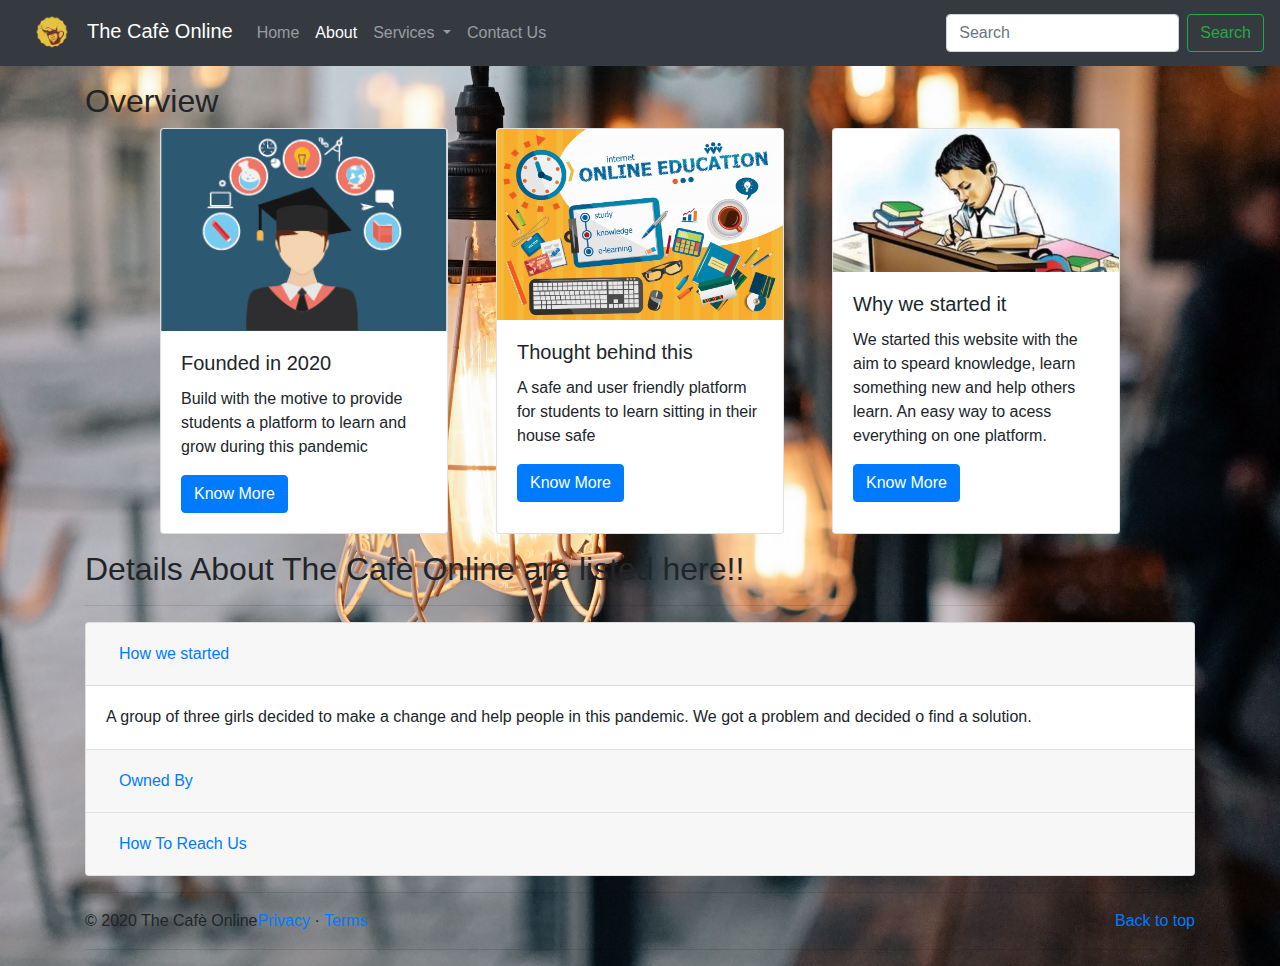
<file: about.html>
<!DOCTYPE html>
<html lang="en">
  <head>
    <!-- Required meta tags -->
    <meta charset="utf-8" />
    <meta
      name="viewport"
      content="width=device-width, initial-scale=1, shrink-to-fit=no"
    />

    <!-- Bootstrap CSS -->
    <link rel="stylesheet" href="https://stackpath.bootstrapcdn.com/bootstrap/4.3.1/css/bootstrap.min.css"
    integrity="sha384-ggOyR0iXCbMQv3Xipma34MD+dH/1fQ784/j6cY/iJTQUOhcWr7x9JvoRxT2MZw1T" crossorigin="anonymous">

    <title>About The Cafè Online</title>

    <style>
      body{
        background: url("images/about.jpg") no-repeat fixed center center / cover transparent;
      }
    </style>

  </head>
  <body>
    <!-- our code starts here -->
    <nav class="navbar navbar-expand-lg navbar-dark bg-dark">
      <a class="navbar-brand" href="./index.html"><img src="images/logo.png" height="40" width="71">The Cafè Online</a>
      <button
        class="navbar-toggler"
        type="button"
        data-toggle="collapse"
        data-target="#navbarSupportedContent"
        aria-controls="navbarSupportedContent"
        aria-expanded="false"
        aria-label="Toggle navigation"
      >
        <span class="navbar-toggler-icon"></span>
      </button>

      <div class="collapse navbar-collapse" id="navbarSupportedContent">
        <ul class="navbar-nav mr-auto">
          <li class="nav-item ">
            <a class="nav-link" href="./index.html"
              >Home <span class="sr-only">(current)</span></a
            >
          </li>
          <li class="nav-item ">
            <a class="nav-link active" href="./about.html">About</a>
          </li>
          <li class="nav-item dropdown">
            <a
              class="nav-link dropdown-toggle"
              href="#"
              id="navbarDropdown"
              role="button"
              data-toggle="dropdown"
              aria-haspopup="true"
              aria-expanded="false"
            >
              Services
            </a>
            <div class="dropdown-menu" aria-labelledby="navbarDropdown">
              <a class="dropdown-item" href="./login.html">Login</a>
              <a class="dropdown-item" href="./teac_stu_portal.html">Student-Teacher Portal</a>
              <a class="dropdown-item" href="./funandlearning.html">Fun And Learning</a>
              <a class="dropdown-item" href="./discussion.html">Discussion Forum</a>
              <a class="dropdown-item" href="./regional.html">Regional Data</a>
            </div>
          </li>
          <li class="nav-item">
            <a class="nav-link" href="./contact.html">Contact Us</a>
          </li>
        </ul>
        <form class="form-inline my-2 my-lg-0">
          <input
            class="form-control mr-sm-2"
            type="search"
            placeholder="Search"
            aria-label="Search"
          />
          <button class="btn btn-outline-success my-2 my-sm-0" type="submit">
            Search
          </button>
        </form> 
      </div>
    </nav>
    
    <div class="container my-3">
      <h2>Overview</h2>
      <div class="row justify-content-center">
      <div class="card mx-4" style="width: 18rem;">
          <img src="images/intropage.jpg" class="card-img-top" alt="...">
          <div class="card-body">
              <h5 class="card-title">Founded in 2020</h5>
              <p class="card-text">Build with the motive to provide students a platform to learn and grow during this pandemic</p>
              <a href="./comingsoon.html" class="btn btn-primary">Know More</a>

          </div>
        </div>
        <div class="card mx-4" style="width: 18rem;">
          <img src="images/onlineeducation.jpg" class="card-img-top" alt="...">
          <div class="card-body">
              <h5 class="card-title">Thought behind this</h5>
              <p class="card-text">A safe and user friendly platform for students to learn sitting in their house safe</p>
              <a href=",/comingsoon.html" class="btn btn-primary">Know More</a>
          </div>
        </div>
        <div class="card mx-4" style="width: 18rem;">
          <img src="images/student.jpg" class="card-img-top" alt="...">
          <div class="card-body">
              <h5 class="card-title">Why we started it</h5>
              <p class="card-text">We started this website with the aim to speard knowledge, learn something new and help others learn. An easy way to acess everything on one platform.</p>
          <a href="./comingsoon.html" class="btn btn-primary">Know More</a>          
      </div>
          </div>
        </div>
  </div>

    <div class="container my-3">
        <h2>Details About The  Cafè Online are listed here!!</h2>
        <hr>
        <div class="accordion" id="accordionExample">
            <div class="card">
              <div class="card-header" id="headingOne">
                <h2 class="mb-0">
                  <button class="btn btn-link btn-block text-left" type="button" data-toggle="collapse" data-target="#collapseOne" aria-expanded="true" aria-controls="collapseOne">
                    How we started
                  </button>
                </h2>
              </div>
          
              <div id="collapseOne" class="collapse show" aria-labelledby="headingOne" data-parent="#accordionExample">
                <div class="card-body">
                    A group of three girls decided to make a change and help people in this pandemic. We got a problem and decided o find a solution.  
                </div>
              </div>
            </div>
            <div class="card">
              <div class="card-header" id="headingTwo">
                <h2 class="mb-0">
                  <button class="btn btn-link btn-block text-left collapsed" type="button" data-toggle="collapse" data-target="#collapseTwo" aria-expanded="false" aria-controls="collapseTwo">
                    Owned By
                  </button>
                </h2>
              </div>
              <div id="collapseTwo" class="collapse" aria-labelledby="headingTwo" data-parent="#accordionExample">
                <div class="card-body">
                    This website is owned by:<br>
                    The Amigos<br>
                    Anshita Gupta - Rounak Soni - Falguni Raina
                </div>
              </div>
            </div>
            <div class="card">
              <div class="card-header" id="headingThree">
                <h2 class="mb-0">
                  <button class="btn btn-link btn-block text-left collapsed" type="button" data-toggle="collapse" data-target="#collapseThree" aria-expanded="false" aria-controls="collapseThree">
                    How To Reach Us
                  </button>
                </h2>
              </div>
              <div id="collapseThree" class="collapse" aria-labelledby="headingThree" data-parent="#accordionExample">
                <div class="card-body">
                    Mail:<br>
                    work.anshita@gmail.com<br>
                    soni.rounak0713@gmail.com<br>
                    rainadiv01@gmail.com
                </div>
              </div>
            </div>
          </div>
    </div>
    
   
    

<footer class="container">
    <hr>
        <p class="float-right"><a href="#">Back to top</a></p>
        <p>© 2020 The Cafè Online<a href="#">Privacy</a> · <a href="#">Terms</a></p>
        <hr>
</footer>


    <!-- Optional JavaScript -->
    <!-- jQuery first, then Popper.js, then Bootstrap JS -->
    <script
      src="https://code.jquery.com/jquery-3.5.1.slim.min.js"
      integrity="sha384-DfXdz2htPH0lsSSs5nCTpuj/zy4C+OGpamoFVy38MVBnE+IbbVYUew+OrCXaRkfj"
      crossorigin="anonymous"
    ></script>
    <script
      src="https://cdn.jsdelivr.net/npm/popper.js@1.16.1/dist/umd/popper.min.js"
      integrity="sha384-9/reFTGAW83EW2RDu2S0VKaIzap3H66lZH81PoYlFhbGU+6BZp6G7niu735Sk7lN"
      crossorigin="anonymous"
    ></script>
    <script
      src="https://stackpath.bootstrapcdn.com/bootstrap/4.5.2/js/bootstrap.min.js"
      integrity="sha384-B4gt1jrGC7Jh4AgTPSdUtOBvfO8shuf57BaghqFfPlYxofvL8/KUEfYiJOMMV+rV"
      crossorigin="anonymous"
    ></script>
  </body>
</html>
</file>
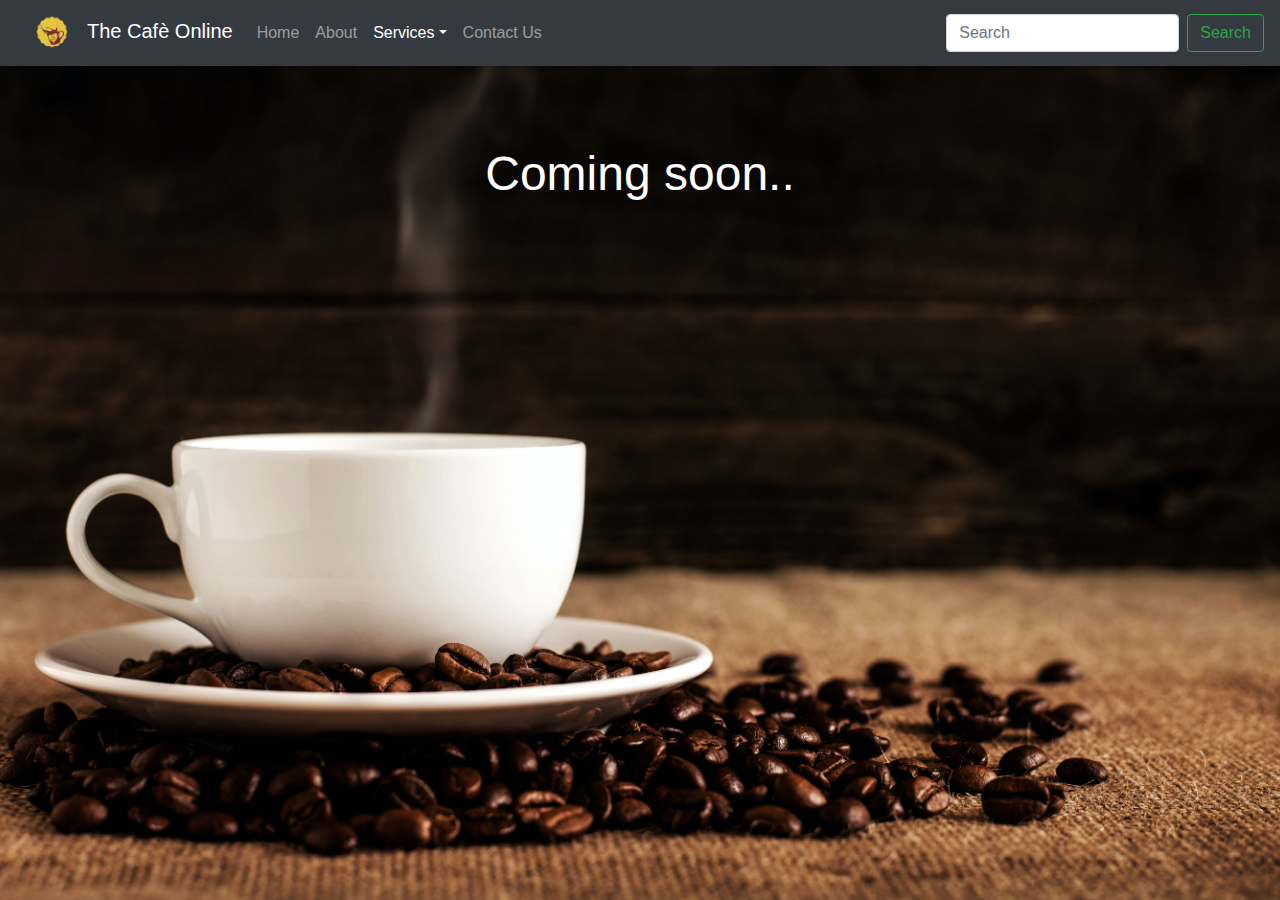
<file: comingsoon.html>
<!DOCTYPE html>
<html lang="en">
  <head>
    <!-- Required meta tags -->
    <meta charset="utf-8" />
    <meta
      name="viewport"
      content="width=device-width, initial-scale=1, shrink-to-fit=no"
    />

    <!-- Bootstrap CSS -->
    <link
      rel="stylesheet"
      href="https://stackpath.bootstrapcdn.com/bootstrap/4.5.2/css/bootstrap.min.css"
      integrity="sha384-JcKb8q3iqJ61gNV9KGb8thSsNjpSL0n8PARn9HuZOnIxN0hoP+VmmDGMN5t9UJ0Z"
      crossorigin="anonymous"
    />

    <title>The Cafè Online</title>

    <style>
      body{
        background: url("images/second.jpg") no-repeat fixed center center / cover transparent;
      }
      .text{
        font-size: 300%;
        color: white;
      }
    </style>
    
  </head>
  <body>
    <!-- our code starts here -->
    <nav class="navbar navbar-expand-lg navbar-dark bg-dark">
      <a class="navbar-brand" href="./index.html"><img src="images/logo.png" height="40" width="71">The Cafè Online</a>
      <button
        class="navbar-toggler"
        type="button"
        data-toggle="collapse"
        data-target="#navbarSupportedContent"
        aria-controls="navbarSupportedContent"
        aria-expanded="false"
        aria-label="Toggle navigation"
      >
        <span class="navbar-toggler-icon"></span>
      </button>

      <div class="collapse navbar-collapse" id="navbarSupportedContent">
        <ul class="navbar-nav mr-auto">
          <li class="nav-item ">
            <a class="nav-link" href="./index.html"
              >Home</span></a>
          </li>
          <li class="nav-item">
            <a class="nav-link" href="./about.html">About</a>
          </li>
          <li class="nav-item dropdown active">
            <a
              class="nav-link dropdown-toggle "
              href="#"
              id="navbarDropdown"
              role="button"
              data-toggle="dropdown"
              aria-haspopup="true"
              aria-expanded="false"
            >
              Services<span class="sr-only">(current)
            </a>
            <div class="dropdown-menu" aria-labelledby="navbarDropdown">
              <a class="dropdown-item" href="./login.html">Login</a>
              <a class="dropdown-item" href="./teac_stu_portal.html">Student-Teacher Portal</a>
              <a class="dropdown-item" href="./funandlearning.html">Fun And Learning</a>
              <a class="dropdown-item" href="./discussion.html">Discussion Forum</a>
              <a class="dropdown-item" href="./regional.html">Regional Data</a>
            </div>
          </li>
          <li class="nav-item">
            <a class="nav-link" href="./contact.html">Contact Us</a>
          </li>
        </ul>
        <form class="form-inline my-2 my-lg-0">
          <input
            class="form-control mr-sm-2"
            type="search"
            placeholder="Search"
            aria-label="Search"
          />
          <button class="btn btn-outline-success my-2 my-sm-0" type="submit">
            Search
          </button>
        </form>
      </div>
    </nav>

    <div class="text">
      <center>
        <p><br>Coming soon..</p>
      </center>
    </div>

    <!-- Optional JavaScript -->
    <!-- jQuery first, then Popper.js, then Bootstrap JS -->
    <script
      src="https://code.jquery.com/jquery-3.5.1.slim.min.js"
      integrity="sha384-DfXdz2htPH0lsSSs5nCTpuj/zy4C+OGpamoFVy38MVBnE+IbbVYUew+OrCXaRkfj"
      crossorigin="anonymous"
    ></script>
    <script
      src="https://cdn.jsdelivr.net/npm/popper.js@1.16.1/dist/umd/popper.min.js"
      integrity="sha384-9/reFTGAW83EW2RDu2S0VKaIzap3H66lZH81PoYlFhbGU+6BZp6G7niu735Sk7lN"
      crossorigin="anonymous"
    ></script>
    <script
      src="https://stackpath.bootstrapcdn.com/bootstrap/4.5.2/js/bootstrap.min.js"
      integrity="sha384-B4gt1jrGC7Jh4AgTPSdUtOBvfO8shuf57BaghqFfPlYxofvL8/KUEfYiJOMMV+rV"
      crossorigin="anonymous"
    ></script>
  </body>
</html>
</file>
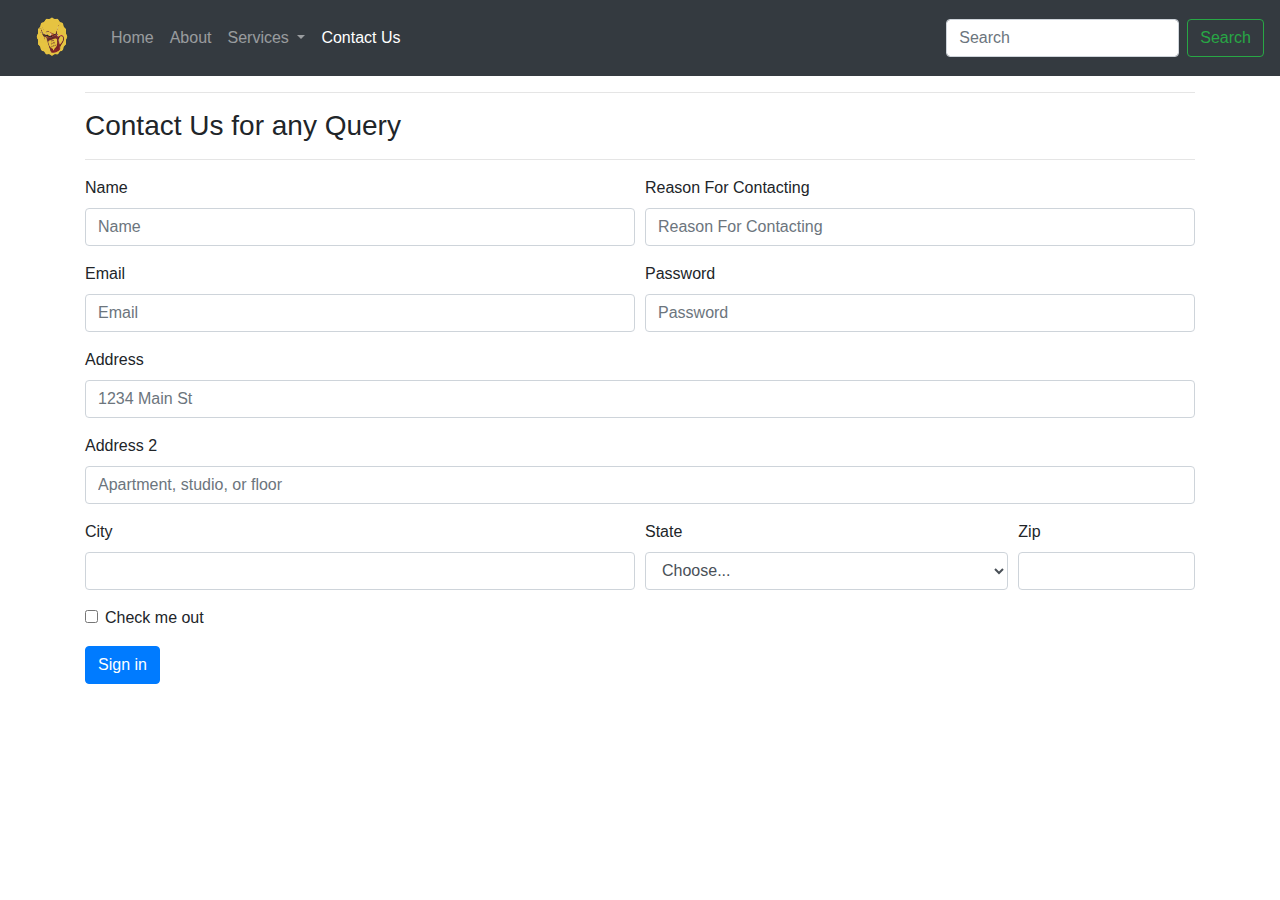
<file: contact.html>
<!DOCTYPE html>
<html lang="en">
  <head>
    <!-- Required meta tags -->
    <meta charset="utf-8" />
    <meta
      name="viewport"
      content="width=device-width, initial-scale=1, shrink-to-fit=no"
    />

    <!-- Bootstrap CSS -->
    <link
      rel="stylesheet"
      href="https://stackpath.bootstrapcdn.com/bootstrap/4.5.2/css/bootstrap.min.css"
      integrity="sha384-JcKb8q3iqJ61gNV9KGb8thSsNjpSL0n8PARn9HuZOnIxN0hoP+VmmDGMN5t9UJ0Z"
      crossorigin="anonymous"
    />

    <title>Contact The Cafè Online</title>
  </head>
  <body>
    <!-- our code starts here -->
    <nav class="navbar navbar-expand-lg navbar-dark bg-dark">
      <a class="navbar-brand" href="./index.html"><img src="images/logo.png" height="50" width="71"></a>
      <button
        class="navbar-toggler"
        type="button"
        data-toggle="collapse"
        data-target="#navbarSupportedContent"
        aria-controls="navbarSupportedContent"
        aria-expanded="false"
        aria-label="Toggle navigation"
      >
        <span class="navbar-toggler-icon"></span>
      </button>

      <div class="collapse navbar-collapse" id="navbarSupportedContent">
        <ul class="navbar-nav mr-auto">
          <li class="nav-item ">
            <a class="nav-link" href="./index.html"
              >Home</a>
          </li>
          <li class="nav-item">
            <a class="nav-link" href="./about.html">About</a>
          </li>
          <li class="nav-item dropdown">
            <a
              class="nav-link dropdown-toggle"
              href="#"
              id="navbarDropdown"
              role="button"
              data-toggle="dropdown"
              aria-haspopup="true"
              aria-expanded="false"
            >
              Services
            </a>
            <div class="dropdown-menu" aria-labelledby="navbarDropdown">
              <a class="dropdown-item" href="./login.html">Login</a>
              <a class="dropdown-item" href="./teac_stu_portal.html">Student-Teacher Portal</a>
              <a class="dropdown-item" href="./funandlearning.html">Fun And Learning</a>
              <a class="dropdown-item" href="./discussion.html">Discussion Forum</a>
              <a class="dropdown-item" href="./regional.html">Regional Data</a>
            </div>
          </li>
          <li class="nav-item active">
            <a class="nav-link" href="./contact.html">Contact Us<span class="sr-only">(current)</span></a>
          </li>
        </ul>
        <form class="form-inline my-2 my-lg-0">
          <input
            class="form-control mr-sm-2"
            type="search"
            placeholder="Search"
            aria-label="Search"
          />
          <button class="btn btn-outline-success my-2 my-sm-0" type="submit">
            Search
          </button>
        </form>
      </div>
    </nav>



    <div class="container mt-3">
      <hr>
  <h3>Contact Us for any Query</h3>
  <hr>
      <form>

              <div class="form-row">
                      <div class="form-group col-md-6">
                        <label for="inputEmail4">Name</label>
                        <input type="text" class="form-control" id="name" placeholder="Name">
                      </div>
                      <div class="form-group col-md-6">
                        <label for="inputPassword4">Reason For Contacting</label>
                        <input type="text" class="form-control" id="reason" placeholder="Reason For Contacting">
                      </div>
                    </div>

              <div class="form-row">
                <div class="form-group col-md-6">
                  <label for="inputEmail4">Email</label>
                  <input type="email" class="form-control" id="inputEmail4" placeholder="Email">
                </div>
                <div class="form-group col-md-6">
                  <label for="inputPassword4">Password</label>
                  <input type="password" class="form-control" id="inputPassword4" placeholder="Password">
                </div>
              </div>
              <div class="form-group">
                <label for="inputAddress">Address</label>
                <input type="text" class="form-control" id="inputAddress" placeholder="1234 Main St">
              </div>
              <div class="form-group">
                <label for="inputAddress2">Address 2</label>
                <input type="text" class="form-control" id="inputAddress2" placeholder="Apartment, studio, or floor">
              </div>
              <div class="form-row">
                <div class="form-group col-md-6">
                  <label for="inputCity">City</label>
                  <input type="text" class="form-control" id="inputCity">
                </div>
                <div class="form-group col-md-4">
                  <label for="inputState">State</label>
                  <select id="inputState" class="form-control">
                    <option selected>Choose...</option>
                    <option>...</option>
                  </select>
                </div>
                <div class="form-group col-md-2">
                  <label for="inputZip">Zip</label>
                  <input type="text" class="form-control" id="inputZip">
                </div>
              </div>
              <div class="form-group">
                <div class="form-check">
                  <input class="form-check-input" type="checkbox" id="gridCheck">
                  <label class="form-check-label" for="gridCheck">
                    Check me out
                  </label>
                </div>
              </div>
              <button type="submit" class="btn btn-primary">Sign in</button>
            </form>
</div>

    <!-- Optional JavaScript -->
    <!-- jQuery first, then Popper.js, then Bootstrap JS -->
    <script
      src="https://code.jquery.com/jquery-3.5.1.slim.min.js"
      integrity="sha384-DfXdz2htPH0lsSSs5nCTpuj/zy4C+OGpamoFVy38MVBnE+IbbVYUew+OrCXaRkfj"
      crossorigin="anonymous"
    ></script>
    <script
      src="https://cdn.jsdelivr.net/npm/popper.js@1.16.1/dist/umd/popper.min.js"
      integrity="sha384-9/reFTGAW83EW2RDu2S0VKaIzap3H66lZH81PoYlFhbGU+6BZp6G7niu735Sk7lN"
      crossorigin="anonymous"
    ></script>
    <script
      src="https://stackpath.bootstrapcdn.com/bootstrap/4.5.2/js/bootstrap.min.js"
      integrity="sha384-B4gt1jrGC7Jh4AgTPSdUtOBvfO8shuf57BaghqFfPlYxofvL8/KUEfYiJOMMV+rV"
      crossorigin="anonymous"
    ></script>
  </body>
</html>
</file>
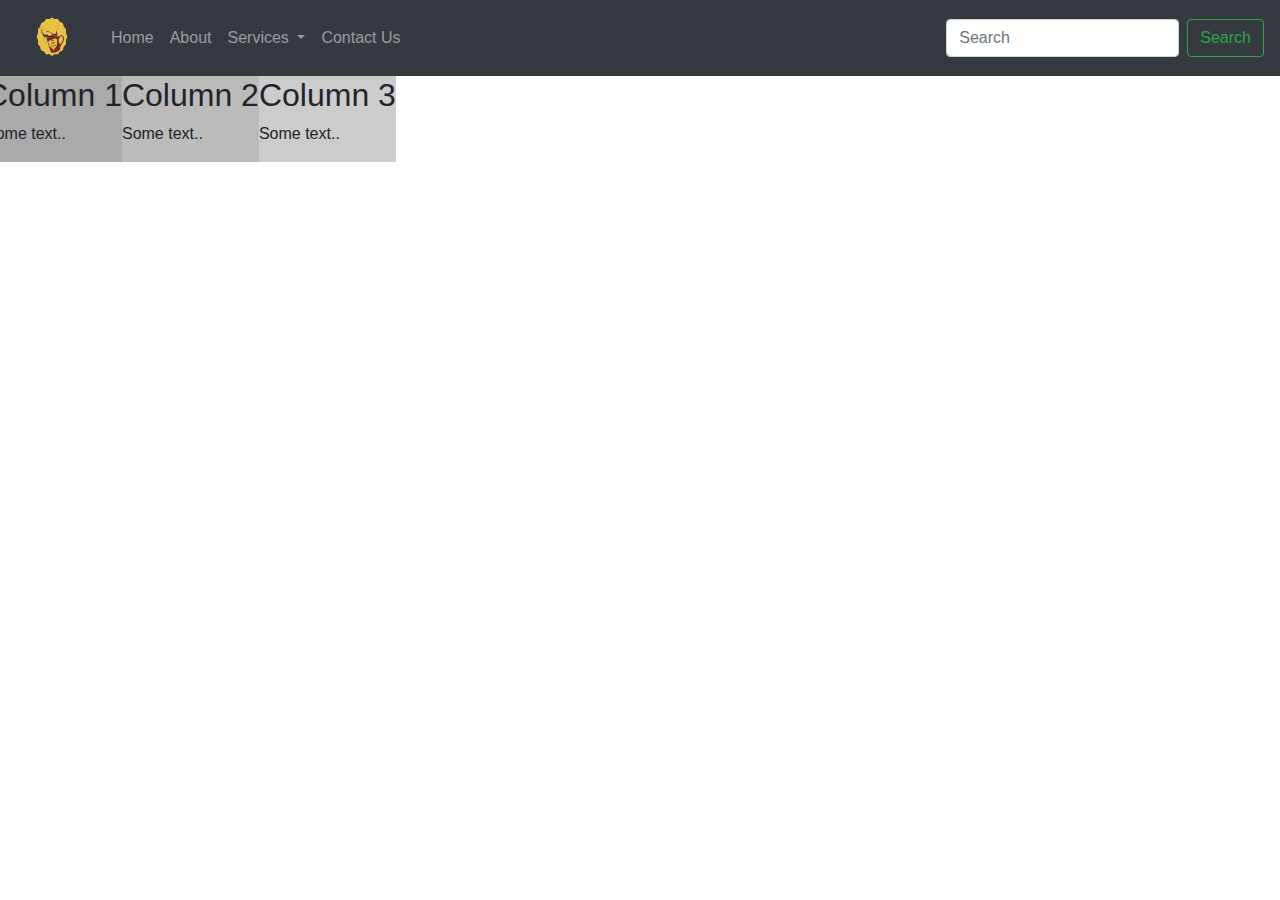
<file: discussion.html>
<!DOCTYPE html>
<html lang="en">
  <head>
    <!-- Required meta tags -->
    <meta charset="utf-8" />
    <meta
      name="viewport"
      content="width=device-width, initial-scale=1, shrink-to-fit=no"
    />

    <!-- Bootstrap CSS -->
    <link
      rel="stylesheet"
      href="https://stackpath.bootstrapcdn.com/bootstrap/4.5.2/css/bootstrap.min.css"
      integrity="sha384-JcKb8q3iqJ61gNV9KGb8thSsNjpSL0n8PARn9HuZOnIxN0hoP+VmmDGMN5t9UJ0Z"
      crossorigin="anonymous"
    />

    <title>Welcome to The Cafè Online</title>
    <style type="text/css">
      section{
        width: 30%;
        height: 100%;
        display: inline-block;
        margin-right: 3%;
      }
    </style>
  </head>
  <body>
    <!-- our code starts here -->
    <nav class="navbar navbar-expand-lg navbar-dark bg-dark">
      <a class="navbar-brand" href="./index.html"><img src="images/logo.png" height="50" width="71"></a>
      <button
        class="navbar-toggler"
        type="button"
        data-toggle="collapse"
        data-target="#navbarSupportedContent"
        aria-controls="navbarSupportedContent"
        aria-expanded="false"
        aria-label="Toggle navigation"
      >
        <span class="navbar-toggler-icon"></span>
      </button>

      <div class="collapse navbar-collapse" id="navbarSupportedContent">
        <ul class="navbar-nav mr-auto">
          <li class="nav-item">
            <a class="nav-link" href="./index.html"
              >Home <span class="sr-only">(current)</span></a
            >
          </li>
          <li class="nav-item">
            <a class="nav-link" href="./about.html">About</a>
          </li>
          <li class="nav-item dropdown">
            <a
              class="nav-link dropdown-toggle"
              href="#"
              id="navbarDropdown"
              role="button"
              data-toggle="dropdown"
              aria-haspopup="true"
              aria-expanded="false"
            >
              Services
            </a>
            <div class="dropdown-menu" aria-labelledby="navbarDropdown">
              <a class="dropdown-item" href="./login.html">Login</a>
              <a class="dropdown-item" href="./teac_stu_portal.html">Student-Teacher Portal</a>
              <a class="dropdown-item" href="./funandlearning.html">Fun And Learning</a>
              <a class="dropdown-item" href="./discussion.html">Discussion Forum</a>
              <a class="dropdown-item" href="./regional.html">Regional Data</a>
            </div>
          </li>
          <li class="nav-item">
            <a class="nav-link" href="./contact.html">Contact Us</a>
          </li>
        </ul>
        <form class="form-inline my-2 my-lg-0">
          <input
            class="form-control mr-sm-2"
            type="search"
            placeholder="Search"
            aria-label="Search"
          />
          <button class="btn btn-outline-success my-2 my-sm-0" type="submit">
            Search
          </button>
        </form>
      </div>
    </nav>

    <section>
      <div class="row">
        <div class="column" style="background-color:#aaa;">
          <h2>Column 1</h2>
          <p>Some text..</p>
        </div>
        <div class="column" style="background-color:#bbb;">
          <h2>Column 2</h2>
          <p>Some text..</p>
        </div>
        <div class="column" style="background-color:#ccc;">
          <h2>Column 3</h2>
          <p>Some text..</p>
        </div>
      </div>
    </section>

    <!-- Optional JavaScript -->
    <!-- jQuery first, then Popper.js, then Bootstrap JS -->
    <script
      src="https://code.jquery.com/jquery-3.5.1.slim.min.js"
      integrity="sha384-DfXdz2htPH0lsSSs5nCTpuj/zy4C+OGpamoFVy38MVBnE+IbbVYUew+OrCXaRkfj"
      crossorigin="anonymous"
    ></script>
    <script
      src="https://cdn.jsdelivr.net/npm/popper.js@1.16.1/dist/umd/popper.min.js"
      integrity="sha384-9/reFTGAW83EW2RDu2S0VKaIzap3H66lZH81PoYlFhbGU+6BZp6G7niu735Sk7lN"
      crossorigin="anonymous"
    ></script>
    <script
      src="https://stackpath.bootstrapcdn.com/bootstrap/4.5.2/js/bootstrap.min.js"
      integrity="sha384-B4gt1jrGC7Jh4AgTPSdUtOBvfO8shuf57BaghqFfPlYxofvL8/KUEfYiJOMMV+rV"
      crossorigin="anonymous"
    ></script>
  </body>
</html>
</file>
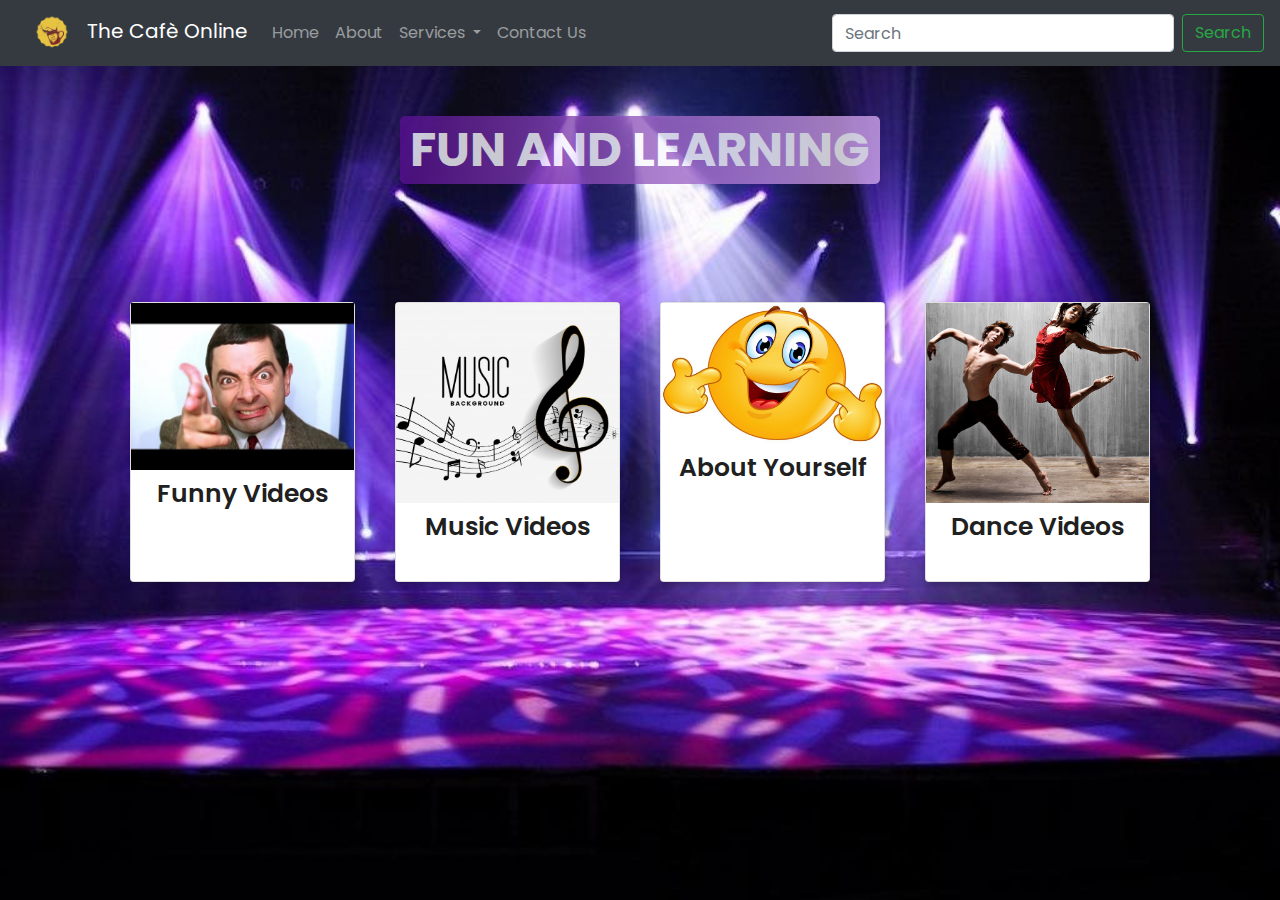
<file: funandlearning.html>
<!DOCTYPE html>
<html lang="en">
  <head>
    <!-- Required meta tags -->
    <meta charset="utf-8" />
    <meta
      name="viewport"
      content="width=device-width, initial-scale=1, shrink-to-fit=no"
    />

    <!-- Bootstrap CSS -->
    <link
      rel="stylesheet"
      href="https://stackpath.bootstrapcdn.com/bootstrap/4.5.2/css/bootstrap.min.css"
      integrity="sha384-JcKb8q3iqJ61gNV9KGb8thSsNjpSL0n8PARn9HuZOnIxN0hoP+VmmDGMN5t9UJ0Z"
      crossorigin="anonymous"
    />

    <title>Fun And Learning</title>

    <style>
      @import url("https://fonts.googleapis.com/css?family=Poppins:400,500,600,700&display=swap");

      * {
        margin: 0;
        padding: 0;
        box-sizing: border-box;
        font-family: "Poppins", sans-serif;
      }


      html,
      body {
        height: 100%;
        text-align: center;
      }

      body{
        background: url("images/stage.jpg") no-repeat fixed center center / cover transparent;
      }

      header {
        text-align: center;
        padding: 50px 10px 30px 10px;
      }

      h1 {
        color: #f8f8ff;
        background: linear-gradient(to right, #570f8f, #d0a6ed);
        padding: 5px 10px;
        border-radius: 5px;
        opacity: .8;
        display: inline-block;
        text-transform: uppercase;
        text-align: center;
        font-size: 300%;
      }

      .container {
        padding: 80px 40px;
        display: flex;
        align-items: center;
        justify-content: space-between;
      }

      .card {
        height: 280px;
        width: 25%;
        margin: 0 20px;
        background: white;
        transition: 0.4s;
        box-shadow: 2px 2px 5px rgba(0, 0, 0, 0.2);
      }
      .card:hover {
        height: 470px;
        box-shadow: 5px 5px 10px rgba(0, 0, 0, 0.2);
      }
      .card .img {
        height: 200px;
        width: 100%;
      }
      .card .img img {
        height: 100%;
        width: 100%;
        object-fit: cover;
      }
      .card .top-text {
        padding: 5px;
      }
      .card .top-text .name {
        font-size: 25px;
        font-weight: 600;
        color: #202020;
      }
      .card .bottom-text {
        padding: 0px 20px 10px 20px;
        margin-top: 5px;
        background: white;
        opacity: 0;
        visibility: hidden;
        transition: 0.1s;
      }
      .card:hover .bottom-text {
        opacity: 1;
        visibility: visible;
      }
      .card .bottom-text .text {
        text-align: justify;
      }
      .card .bottom-text .btn {
        margin: 10px 0;
        text-align: left;
      }
      .card .bottom-text .btn a {
        text-decoration: none;
        background: #B200FE;
        color: #f2f2f2;
        padding: 5px 8px;
        border-radius: 3px;
        display: inline-flex;
        transition: 0.2s;
      }
      .card .bottom-text .btn a:hover {
        transform: scale(0.9);
      }
      @media screen and (max-width: 978px) {
        .container {
          flex-wrap: wrap;
          flex-direction: column;
        }
        .card {
          max-width: 700px;
          margin: 20px 0;
        }
      }
    </style>
  </head>

  <body>
    <!-- our code starts here -->
    <nav class="navbar navbar-expand-lg navbar-dark bg-dark">
      <a class="navbar-brand" href="./index.html"><img src="images/logo.png" height="40" width="71">The Cafè Online</a>
      <button
        class="navbar-toggler"
        type="button"
        data-toggle="collapse"
        data-target="#navbarSupportedContent"
        aria-controls="navbarSupportedContent"
        aria-expanded="false"
        aria-label="Toggle navigation"
      >
        <span class="navbar-toggler-icon"></span>
      </button>

      <div class="collapse navbar-collapse" id="navbarSupportedContent">
        <ul class="navbar-nav mr-auto">
          <li class="nav-item">
            <a class="nav-link" href="./index.html"
              >Home<span class="sr-only">(current)</span></a
            >
          </li>
          <li class="nav-item">
            <a class="nav-link" href="./about.html">About</a>
          </li>
          <li class="nav-item dropdown">
            <a
              class="nav-link dropdown-toggle"
              href="#"
              id="navbarDropdown"
              role="button"
              data-toggle="dropdown"
              aria-haspopup="true"
              aria-expanded="false"
            >
              Services
            </a>
            <div class="dropdown-menu" aria-labelledby="navbarDropdown">
              <a class="dropdown-item" href="./login.html">Login</a>
              <a class="dropdown-item" href="./teac_stu_portal.html"
                >Student-Teacher Portal</a
              >
              <a class="dropdown-item" href="./funandlearning.html"
                >Fun And Learning</a
              >
              <a class="dropdown-item" href="./discussion.html"
                >Discussion Forum</a
              >
              <a class="dropdown-item" href="./regional.html">Regional Data</a>
            </div>
          </li>
          <li class="nav-item">
            <a class="nav-link" href="./contact.html">Contact Us</a>
          </li>
        </ul>
        <form class="form-inline my-2 my-lg-0">
          <input
            class="form-control mr-sm-2"
            type="search"
            placeholder="Search"
            aria-label="Search"
          />
          <button class="btn btn-outline-success my-2 my-sm-0" type="submit">
            Search
          </button>
        </form>
      </div>
    </nav>

    <header>
      <h1><b>Fun And Learning</b></h1>
    </header>

    <div class="container">
      <div class="card">
        <div class="img">
          <img src="images/funnyimage.jpg" />
        </div>
        <div class="top-text">
          <div class="name">Funny Videos</div>
        </div>
        <div class="bottom-text">
          <div class="text">
            Feeling stressed? Then relieve some stress by watching some funny videos and don't forget to like them. None of them are that funny? Then upload yours and see how many people likes that.
          </div>
          <div class="btn">
            <a href="./comingsoon.html">Read more</a>
          </div>
        </div>
      </div>
      <div class="card">
        <div class="img">
          <img src="images/music.jpg" />
        </div>
        <div class="top-text">
          <div class="name">Music Videos</div>
        </div>
        <div class="bottom-text">
          <div class="text">
            Want to hear some music?<br>
            Here are some beautiful voices for you to hear and to like.<br>
            None of them are that good? Then upload yours and see how many people likes it.
          </div>
          <div class="btn">
            <a href="./comingsoon.html">Read more</a>
          </div>
        </div>
      </div>
      <div class="card">
        <div class="img">
          <img src="images/emoji.jpg" />
        </div>
        <div class="top-text">
          <div class="name">About Yourself</div>
        </div>
        <div class="bottom-text">
          <div class="text">
            Want to know some interesting facts about yourself? Like what does your sixth sense feels or what type of personality you have..<br>
            Want to know then lets go!
          </div>
          <div class="btn">
            <a href="./comingsoon.html">Read more</a>
          </div>
        </div>
      </div>
      <div class="card">
        <div class="img">
          <img src="images/dance.jpg" />
        </div>
        <div class="top-text">
          <div class="name">Dance Videos</div>
        </div>
        <div class="bottom-text">
          <div class="text">
            Want to see some fantastic dance moves? Or want to show some moves of yours that you think are better then any of theirs. Then what are you waiting for? Upload it & see how many likes you got on your moves.
          </div>
          <div class="btn">
            <a href="./comingsoon.html">Read more</a>
          </div>
        </div>
      </div>
    </div>
    <script
      src="https://code.jquery.com/jquery-3.5.1.slim.min.js"
      integrity="sha384-DfXdz2htPH0lsSSs5nCTpuj/zy4C+OGpamoFVy38MVBnE+IbbVYUew+OrCXaRkfj"
      crossorigin="anonymous"
    ></script>
    <script
      src="https://cdn.jsdelivr.net/npm/popper.js@1.16.1/dist/umd/popper.min.js"
      integrity="sha384-9/reFTGAW83EW2RDu2S0VKaIzap3H66lZH81PoYlFhbGU+6BZp6G7niu735Sk7lN"
      crossorigin="anonymous"
    ></script>
    <script
      src="https://stackpath.bootstrapcdn.com/bootstrap/4.5.2/js/bootstrap.min.js"
      integrity="sha384-B4gt1jrGC7Jh4AgTPSdUtOBvfO8shuf57BaghqFfPlYxofvL8/KUEfYiJOMMV+rV"
      crossorigin="anonymous"
    ></script>
  </body>
</html>
</file>
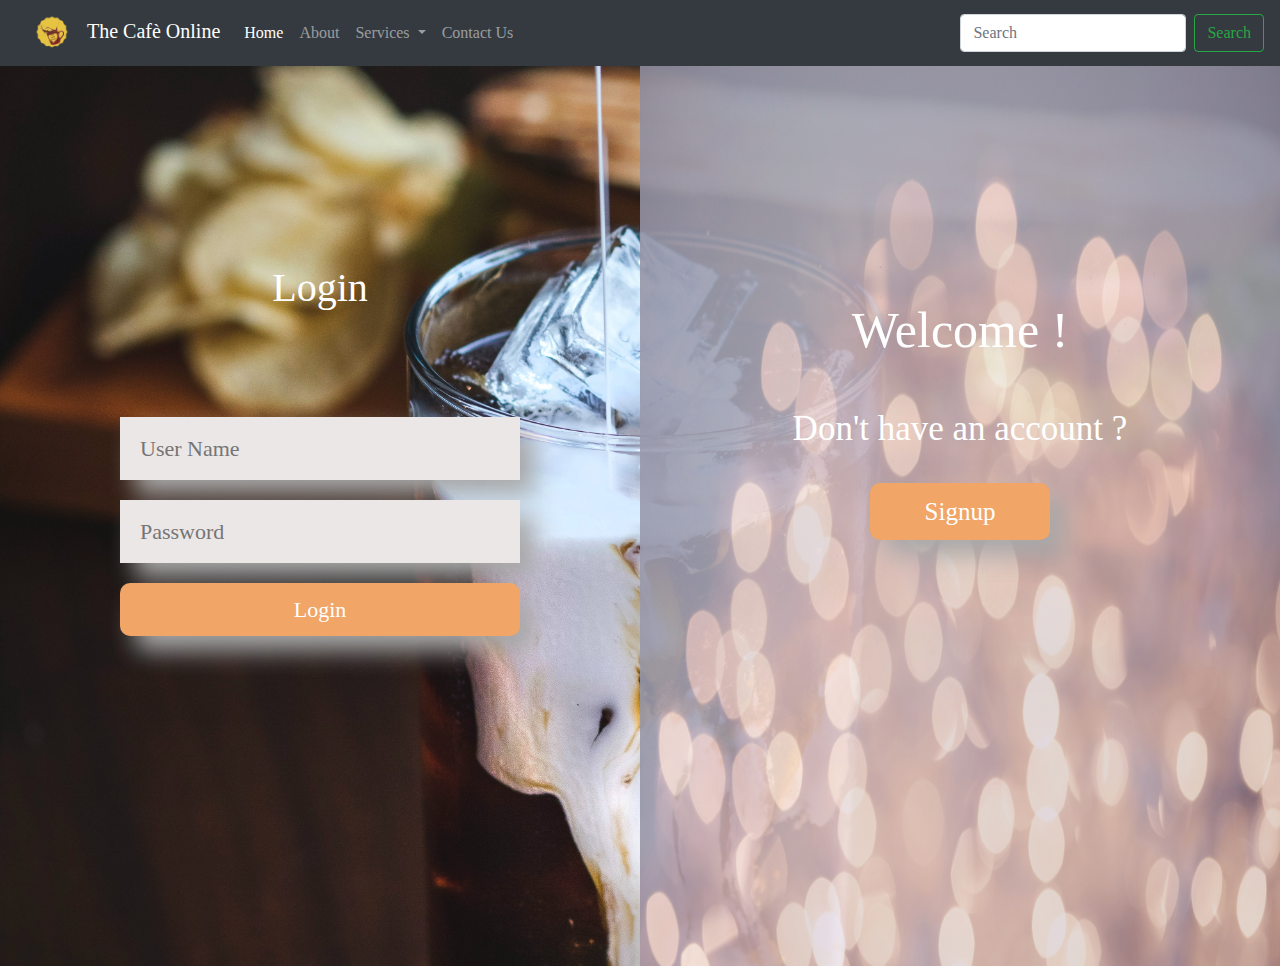
<file: login.html>
<!DOCTYPE html>
<html lang="en">
<head>
    <!-- Required meta tags -->
    <meta charset="utf-8" />
    <meta
      name="viewport"
      content="width=device-width, initial-scale=1, shrink-to-fit=no"
    />

    <!-- Bootstrap CSS -->
    <link
      rel="stylesheet"
      href="https://stackpath.bootstrapcdn.com/bootstrap/4.5.2/css/bootstrap.min.css"
      integrity="sha384-JcKb8q3iqJ61gNV9KGb8thSsNjpSL0n8PARn9HuZOnIxN0hoP+VmmDGMN5t9UJ0Z"
      crossorigin="anonymous"
    />
    
    <title>Login</title>
    <style>
        * {
    box-sizing: border-box;
}

body {
    margin: 0;
    padding: 0;
    font-family: 'Segoe UI';
    background: url("images/login.jpg") no-repeat fixed center center / cover transparent;
}

.form input {
    min-width: 400px;
    display: block;
    margin: 20px;
    padding: 15px 20px;
    background-color: #ece7e7;
    font-size: 20px;
    border: none;
    outline: none;
    font-size: 22px;
    box-shadow: 15px 15px 25px #a8a8a8;
    transition: box-shadow 0.5s;
}

.form input:focus {
    box-shadow: 5px 5px 15px #a8a8a8;
}

.form .btn {
    margin: auto;
    padding: 10px 35px;
    background-color: #f1a566;
    color: #fff;
    border: none;
    font-size: 22px;
    border-radius: 10px;
    box-shadow: 15px 15px 25px #a8a8a8;
    transition: box-shadow 0.5s;
    outline: none;
}

.form .btn:hover {
    box-shadow: 5px 5px 15px #aaa;
}

.form {
    display: flex;
    flex-direction: column;
    justify-content: space-around;
    align-items: center;
    height: 50vh;
    width: 50vw;
    position: absolute;
    bottom: 0px;
    font-size: 35px;
}

.left-section .form {
    float: left;
    margin: 25vh auto;
    color: white;
}

.right-section .form {
    float: right;
    right: 0;
    margin: 25vh auto;
    color: white;
}

.cover .switch-btn {
    position: absolute;
    bottom: 0;
    font-size: 25px;
    margin: 40vh auto;
    padding: 10px 55px;
    background-color: #f1a566;
    color: #fff;
    border: none;
    border-radius: 10px;
    box-shadow: 15px 15px 25px #a8a8a8;
    transition: box-shadow 0.5s;
    outline: none;
}

.cover .switch-btn:hover {
    box-shadow: 5px 5px 15px #aaa;
}

.left-section .cover {
    float: left;
    display: flex;
    flex-direction: column;
    justify-content: space-around;
    align-items: center;
}

.left-section .cover img {
    height: 100vh;
    width: 50vw;
    opacity: .9;
}

.left-section .cover h1 {
    position: absolute;
    bottom: 0px;
    margin: 60vh auto;
    color: #fff;
    font-size: 50px;
}

.left-section .cover h3 {
    position: absolute;
    bottom: 0px;
    margin: 50vh auto;
    color: #fff;
    font-size: 35px;
}

.left-section .cover-hide {
    visibility: hidden;
}

.left-section .form-hide {
    visibility: hidden;
}

.right-section .cover {
    display: flex;
    flex-direction: column;
    justify-content: space-around;
    align-items: center;
}

.right-section .cover img {
    height: 100vh;
    width: 50vw;
    opacity: .9;
}

.right-section .cover h1 {
    position: absolute;
    bottom: 0px;
    margin: 60vh auto;
    color: #fff;
    font-size: 50px;
}

.right-section .cover h3 {
    position: absolute;
    bottom: 0px;
    margin: 50vh auto;
    color: #fff;
    font-size: 35px;
}

.right-section .cover-hide {
    visibility: hidden;
}

.right-section .form-hide {
    visibility: hidden;
}

.fade-in-element {
    animation-name: fade-in-element;
    animation-duration: 1s;
    animation-fill-mode: forwards;
}

@keyframes fade-in-element {
    from {
        opacity: 0;
    }
  
    to {
        opacity: 1;
    }
}
    </style>
</head>
<body>

    <nav class="navbar navbar-expand-lg navbar-dark bg-dark">
      <a class="navbar-brand" href="./index.html"><img src="images/logo.png" height="40" width="71">The Cafè Online</a>
      <button
        class="navbar-toggler"
        type="button"
        data-toggle="collapse"
        data-target="#navbarSupportedContent"
        aria-controls="navbarSupportedContent"
        aria-expanded="false"
        aria-label="Toggle navigation"
      >
        <span class="navbar-toggler-icon"></span>
      </button>

      <div class="collapse navbar-collapse" id="navbarSupportedContent">
        <ul class="navbar-nav mr-auto">
          <li class="nav-item active">
            <a class="nav-link" href="./index.html"
              >Home <span class="sr-only">(current)</span></a
            >
          </li>
          <li class="nav-item">
            <a class="nav-link" href="./about.html">About</a>
          </li>
          <li class="nav-item dropdown">
            <a
              class="nav-link dropdown-toggle"
              href="#"
              id="navbarDropdown"
              role="button"
              data-toggle="dropdown"
              aria-haspopup="true"
              aria-expanded="false"
            >
              Services
            </a>
            <div class="dropdown-menu" aria-labelledby="navbarDropdown">
              <a class="dropdown-item" href="./login.html">Login</a>
              <a class="dropdown-item" href="./teac_stu_portal.html">Student-Teacher Portal</a>
              <a class="dropdown-item" href="./funandlearning.html">Fun And Learning</a>
              <a class="dropdown-item" href="./discussion.html">Discussion Forum</a>
              <a class="dropdown-item" href="./regional.html">Regional Data</a>
            </div>
          </li>
          <li class="nav-item">
            <a class="nav-link" href="./contact.html">Contact Us</a>
          </li>
        </ul>
        <form class="form-inline my-2 my-lg-0">
          <input
            class="form-control mr-sm-2"
            type="search"
            placeholder="Search"
            aria-label="Search"
          />
          <button class="btn btn-outline-success my-2 my-sm-0" type="submit">
            Search
          </button>
        </form>
      </div>
    </nav>
    
    <section class="left-section">
        <div id="left-cover" class="cover cover-hide">
            <img src="images/cover.jpg" alt="">
            <h1>Welcome !</h1>
            <h3>Already have an account ?</h3>
            <button type="button" class="switch-btn" onclick="location.reload()">Login</button>
        </div>
        <div id="left-form" class="form fade-in-element">
            <h1>Login</h1>
            <form action="./index.html" method="post">
                <input type="text" name="user-name" class="input-box" placeholder="User Name">
                <input type="password" name="user-pass" class="input-box" placeholder="Password">
                <input type="submit" name="login-btn" class="btn" value="Login">
            </form>
        </div>
    </section>

    <section class="right-section">
        <div id="right-cover" class="cover fade-in-element">
            <img src="images/cover.jpg" alt="">
            <h1>Welcome !</h1>
            <h3>Don't have an account ?</h3>
            <button type="button" class="switch-btn" onclick="switchSignup()">Signup</button>
        </div>
        <div id="right-form" class="form form-hide">
            <h1>Signup</h1>
            <form action="./index.html" method="post">
                <input type="text" name="user-name" class="input-box" placeholder="User Name">
                <input type="email" name="user-email" class="input-box" placeholder="Email">
                <input type="password" name="user-pass" class="input-box" placeholder="Password">
                <input type="submit" name="signup-btn" class="btn" value="Signup">
            </form>
        </div>
    </section>

    <script src="js/main.js"></script>
    <script
      src="https://code.jquery.com/jquery-3.5.1.slim.min.js"
      integrity="sha384-DfXdz2htPH0lsSSs5nCTpuj/zy4C+OGpamoFVy38MVBnE+IbbVYUew+OrCXaRkfj"
      crossorigin="anonymous"
    ></script>
    <script
      src="https://cdn.jsdelivr.net/npm/popper.js@1.16.1/dist/umd/popper.min.js"
      integrity="sha384-9/reFTGAW83EW2RDu2S0VKaIzap3H66lZH81PoYlFhbGU+6BZp6G7niu735Sk7lN"
      crossorigin="anonymous"
    ></script>
    <script
      src="https://stackpath.bootstrapcdn.com/bootstrap/4.5.2/js/bootstrap.min.js"
      integrity="sha384-B4gt1jrGC7Jh4AgTPSdUtOBvfO8shuf57BaghqFfPlYxofvL8/KUEfYiJOMMV+rV"
      crossorigin="anonymous"
    ></script>

</body>
</html>
</file>
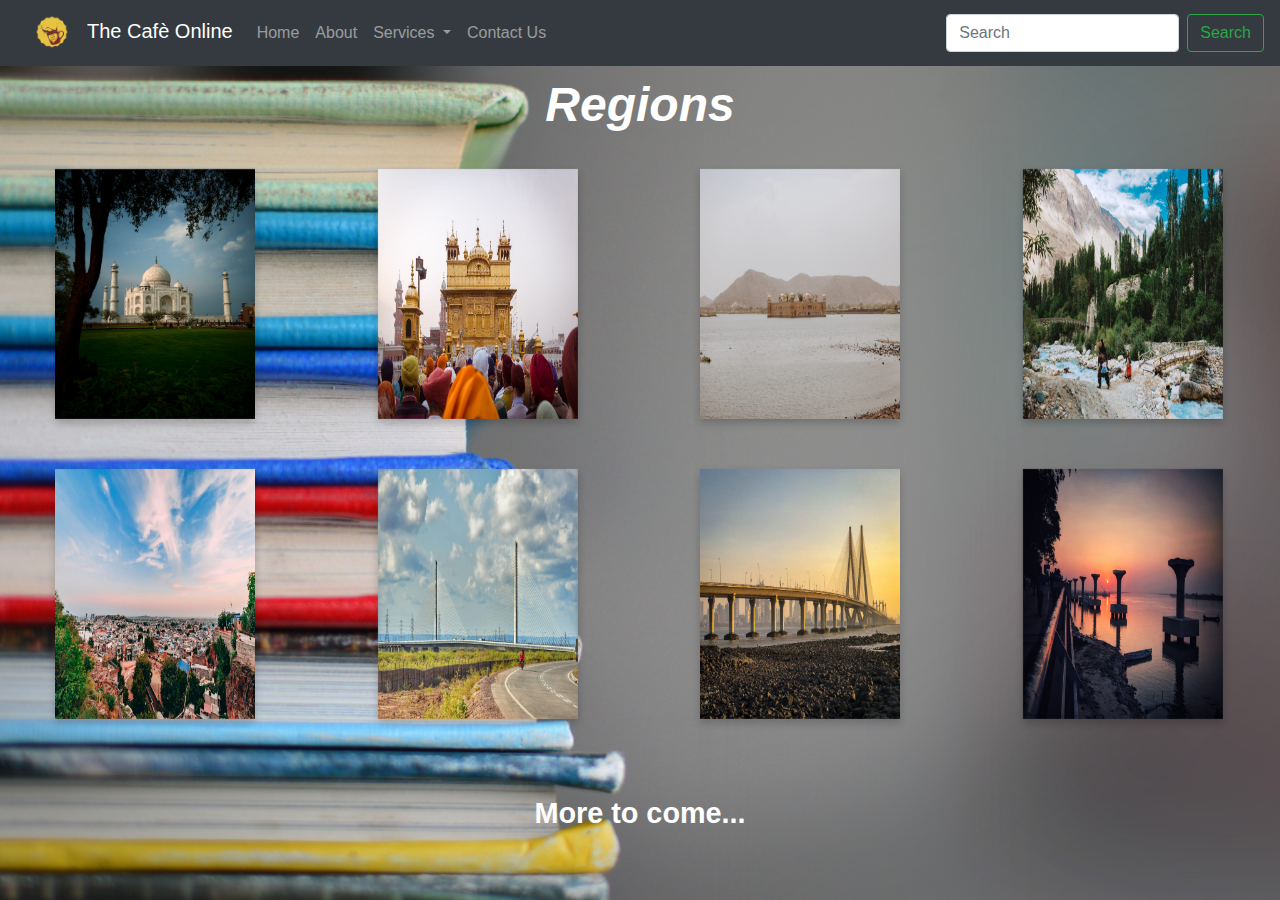
<file: regional.html>
<!DOCTYPE html>
<html lang="en">
  <head>
    <!-- Required meta tags -->
    <meta charset="utf-8" />
    <meta
      name="viewport"
      content="width=device-width, initial-scale=1, shrink-to-fit=no"
    />

    <!-- Bootstrap CSS -->
    <link
      rel="stylesheet"
      href="https://stackpath.bootstrapcdn.com/bootstrap/4.5.2/css/bootstrap.min.css"
      integrity="sha384-JcKb8q3iqJ61gNV9KGb8thSsNjpSL0n8PARn9HuZOnIxN0hoP+VmmDGMN5t9UJ0Z"
      crossorigin="anonymous"
    />

    <title>Regional Data</title>
    <style type="text/css">
      body{
        background: url("images/region.jpg") no-repeat fixed center center / cover transparent;
        font-family: Arial, Helvetica, sans-serif;
        color: white;
      }
      h1{
        font-size: 300%;
        margin-top: 10px;
        margin-bottom: 10px;
        text-align: center;
      }
      /* Float four columns side by side */
      .column{
        float: left;
        width: 25%;
        padding: 0 10px;
      }
      /* Remove extra left and right margins, due to padding */
      .row1{
        margin: 0 -5px;
      }
      /* Clear floats after the columns */
      .row1:after{
        content: "";
        display: table;
        clear: both;
      }
      .row2{
        margin: 0px -5px;
      }
      /* Clear floats after the columns */
      .row2:after{
        content: "";
        display: table;
        clear: both;
      }
      /* Responsive columns */
      @media screen and (max-width: 600px){
        .column,.flip-card,.flip-card-inner,.flip-card-back,.flip-card-front{
          width: 100%;
          display: block;
          margin-bottom: 20px;
        }
      }
      .flip-card{
        background-color: transparent;
        width: 200px;
        height: 250px;
        perspective: 1000px;
        margin: 25px 50px;
      }
      .flip-card-inner{
        position: relative;
        width: 100%;
        height: 100%;
        text-align: center;
        transition: transform 0.6s;
        transform-style: preserve-3d;
        box-shadow: 0 4px 8px 0 rgba(0,0,0,0.2);
      }
      .flip-card:hover .flip-card-inner{
        transform: rotateY(180deg);
      }
      .flip-card-front, .flip-card-back{
        position: absolute;
        width: 100%;
        height: 100%;
        -webkit-backface-visibility: hidden;
        backface-visibility: hidden;
      }
      .flip-card-front{
        background-color: #bbb;
        color: black;
      }
      .flip-card-back{
        background: linear-gradient(to right, #4192aa, #000000);
        color: white;
        transform: rotateY(180deg);
      }
    </style>
  </head>
  <body>
    <!-- our code starts here -->
    <nav class="navbar navbar-expand-lg navbar-dark bg-dark">
      <a class="navbar-brand" href="./index.html"><img src="images/logo.png" height="40" width="71">The Cafè Online</a>
      <button
        class="navbar-toggler"
        type="button"
        data-toggle="collapse"
        data-target="#navbarSupportedContent"
        aria-controls="navbarSupportedContent"
        aria-expanded="false"
        aria-label="Toggle navigation"
      >
        <span class="navbar-toggler-icon"></span>
      </button>

      <div class="collapse navbar-collapse" id="navbarSupportedContent">
        <ul class="navbar-nav mr-auto">
          <li class="nav-item">
            <a class="nav-link" href="./index.html"
              >Home <span class="sr-only">(current)</span></a
            >
          </li>
          <li class="nav-item">
            <a class="nav-link" href="./about.html">About</a>
          </li>
          <li class="nav-item dropdown">
            <a
              class="nav-link dropdown-toggle"
              href="#"
              id="navbarDropdown"
              role="button"
              data-toggle="dropdown"
              aria-haspopup="true"
              aria-expanded="false"
            >
              Services
            </a>
            <div class="dropdown-menu" aria-labelledby="navbarDropdown">
              <a class="dropdown-item" href="./login.html">Login</a>
              <a class="dropdown-item" href="./teac_stu_portal.html">Student-Teacher Portal</a>
              <a class="dropdown-item" href="./funandlearning.html">Fun And Learning</a>
              <a class="dropdown-item" href="./discussion.html">Discussion Forum</a>
              <a class="dropdown-item" href="./regional.html">Regional Data</a>
            </div>
          </li>
          <li class="nav-item">
            <a class="nav-link" href="./contact.html">Contact Us</a>
          </li>
        </ul>
        <form class="form-inline my-2 my-lg-0">
          <input
            class="form-control mr-sm-2"
            type="search"
            placeholder="Search"
            aria-label="Search"
          />
          <button class="btn btn-outline-success my-2 my-sm-0" type="submit">
            Search
          </button>
        </form>
      </div>
    </nav>

    <h1>
      <b><i>Regions</i></b>
    </h1>

    <div class="row1">
      <div class="column">
        <div class="flip-card">
          <div class="flip-card-inner">
            <div class="flip-card-front">
              <img src="images/agra.jpeg" alt="Agra" style="width:200px;height:250px;">
            </div>
            <a href="./comingsoon.html">
              <div class="flip-card-back">
                <br>
                <h5>Agra</h5>
                <br>
                <p>State: Uttar Pradesh</p>
                <br>
                <p>Known As:-<br>The Taj City</p> 
              </div>
            </a>
          </div>
        </div>
      </div>
      <div class="column">
        <div class="flip-card">
          <div class="flip-card-inner">
            <div class="flip-card-front">
              <img src="images/amritsar.jpeg" alt="Amritsar" style="width:200px;height:250px;">
            </div>
            <a href="./comingsoon.html">
              <div class="flip-card-back">
                <br>
                <h5>Amritsar</h5>
                <br>
                <p>State: Punjab</p>
                <br>
                <p>Known As:-<br>City of Golden temple</p> 
              </div>
            </a>
          </div>
        </div>
      </div>
      <div class="column">
        <div class="flip-card">
          <div class="flip-card-inner">
            <div class="flip-card-front">
              <img src="images/jaipur.jpeg" alt="Mumbai" style="width:200px;height:250px;">
            </div>
            <a href="./comingsoon.html">
              <div class="flip-card-back">
                <br>
                <h5>Jaipur</h5>
                <br>
                <p>State: Rajasthan</p>
                <br>
                <p>Known As:-<br>Paris of India</p> 
              </div>
            </a>
          </div>
        </div>
      </div>
      <div class="column">
        <div class="flip-card">
          <div class="flip-card-inner">
            <div class="flip-card-front">
              <img src="images/jammu.jpeg" alt="Mumbai" style="width:200px;height:250px;">
            </div>
            <a href="./comingsoon.html">
              <div class="flip-card-back">
                <br>
                <h5>Jammu</h5>
                <br>
                <p>UT: Jammu & Kashmir</p>
                <br>
                <p>Known As:-<br>City of Temples</p> 
              </div>
            </a>
          </div>
        </div>
      </div>
    </div>

    <div class="row2">
      <div class="column">
        <div class="flip-card">
          <div class="flip-card-inner">
            <div class="flip-card-front">
              <img src="images/jodhpur.jpeg" alt="Mumbai" style="width:200px;height:250px;">
            </div>
            <a href="./comingsoon.html">
              <div class="flip-card-back">
                <br>
                <h5>Jodhpur</h5>
                <br>
                <p>State: Rajasthan</p>
                <br>
                <p>Known As:-<br>The Blue City</p> 
              </div>
            </a>
          </div>
        </div>
      </div>
      <div class="column">
        <div class="flip-card">
          <div class="flip-card-inner">
            <div class="flip-card-front">
              <img src="images/kota.jpeg" alt="Mumbai" style="width:200px;height:250px;">
            </div>
            <a href="./comingsoon.html">
              <div class="flip-card-back">
                <br>
                <h5>Kota</h5>
                <br>
                <p>State: Rajasthan</p>
                <br>
                <p>Known As:-<br>Coaching Hub of the Country</p> 
              </div>
            </a>
          </div>
        </div>
      </div>
      <div class="column">
        <div class="flip-card">
          <div class="flip-card-inner">
            <div class="flip-card-front">
              <img src="images/mumbai.jpeg" alt="Mumbai" style="width:200px;height:250px;">
            </div>
            <a href="./comingsoon.html">
              <div class="flip-card-back">
                <br>
                <h5>Mumbai</h5>
                <br>
                <p>State: Maharashtra</p>
                <br>
                <p>Known As:-<br>City of Dreams</p> 
              </div>
            </a>
          </div>
        </div>
      </div>
      <div class="column">
        <div class="flip-card">
          <div class="flip-card-inner">
            <div class="flip-card-front">
              <img src="images/patna.jpeg" alt="Mumbai" style="width:200px;height:250px;">
            </div>
            <a href="./comingsoon.html">
              <div class="flip-card-back">
                <br>
                <h5>Patna</h5>
                <br>
                <p>State: Bihar</p>
                <br>
                <p>Known As:-<br>The City of Leaders & Knowledge</p> 
              </div>
            </a>
          </div>
        </div>
      </div>
    </div>
    <br><br>
    <p style="font-size: 180%; text-align: center;"><b>More to come...</b></p>


    <!-- Optional JavaScript -->
    <!-- jQuery first, then Popper.js, then Bootstrap JS -->
    <script
      src="https://code.jquery.com/jquery-3.5.1.slim.min.js"
      integrity="sha384-DfXdz2htPH0lsSSs5nCTpuj/zy4C+OGpamoFVy38MVBnE+IbbVYUew+OrCXaRkfj"
      crossorigin="anonymous"
    ></script>
    <script
      src="https://cdn.jsdelivr.net/npm/popper.js@1.16.1/dist/umd/popper.min.js"
      integrity="sha384-9/reFTGAW83EW2RDu2S0VKaIzap3H66lZH81PoYlFhbGU+6BZp6G7niu735Sk7lN"
      crossorigin="anonymous"
    ></script>
    <script
      src="https://stackpath.bootstrapcdn.com/bootstrap/4.5.2/js/bootstrap.min.js"
      integrity="sha384-B4gt1jrGC7Jh4AgTPSdUtOBvfO8shuf57BaghqFfPlYxofvL8/KUEfYiJOMMV+rV"
      crossorigin="anonymous"
    ></script>
  </body>
</html>
</file>
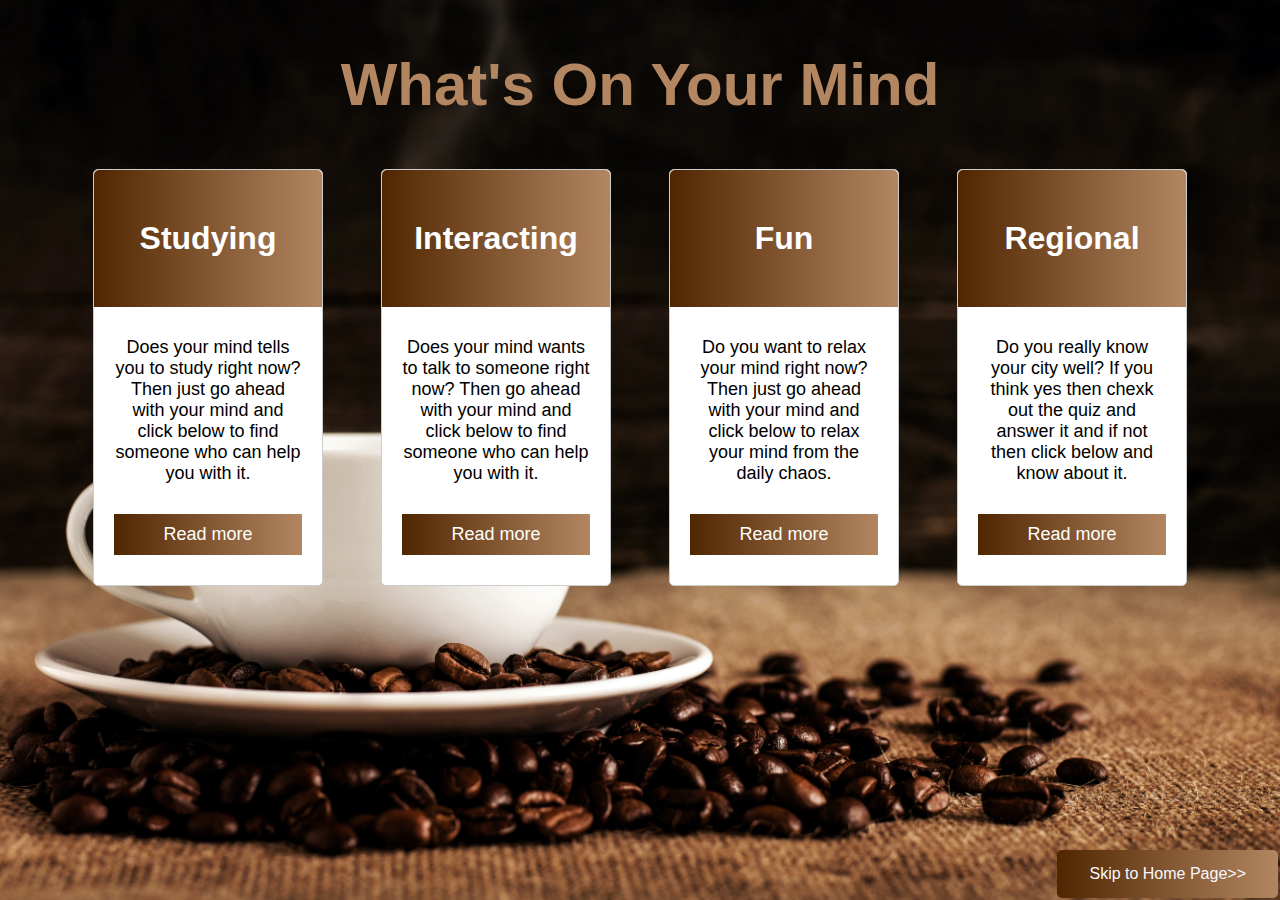
<file: secondpage.html>
<!DOCTYPE html>
<html lang="en">
<head>
    <meta charset="UTF-8">
    <meta name="viewport" content="width=device-width, initial-scale=1.0">
    <title>The Cafè Online</title>

    <style>
        * {
  padding: 0;
  margin: 0;
  box-sizing: border-box;
}

body {
  background: url("images/second.jpg") no-repeat fixed center center / cover transparent;
  font-family: sans-serif;
}

.container {
  width: 90%;
  margin: 50px auto;
}
.heading {
  text-align: center;
  font-size: 30px;
  margin-bottom: 50px;
}

.row {
  display: flex;
  flex-direction: row;
  justify-content: space-around;
  flex-flow: wrap;
}

.card {
  width: 20%;
  background: #fff;
  border: 1px solid #ccc;
  border-radius: 5px;
  margin-bottom: 50px;
  transition: 0.3s;
}

.card-header {
  text-align: center;
  padding: 50px 10px;
  background: linear-gradient(to right, #502600, #b38662);
  border-radius: 5px 5px 0px 0px;
  color: #fff;
}

.card-body {
  padding: 30px 20px;
  text-align: center;
  font-size: 18px;
}

.card-body .btn {
  display: block;
  color: #fff;
  text-align: center;
  background: linear-gradient(to right, #502600, #b38662);
  margin-top: 30px;
  text-decoration: none;
  padding: 10px 5px;
}

.card:hover {
  transform: scale(1.05);
  box-shadow: 0 0 40px -10px rgba(0, 0, 0, 0.25);
}

@media screen and (max-width: 1000px) {
  .card {
    width: 40%;
  }
}

@media screen and (max-width: 620px) {
  .container {
    width: 100%;
  }

  .heading {
    padding: 20px;
    font-size: 20px;
  }

  .card {
    width: 80%;
  }
}
.button {
    position:fixed;
    bottom:2px;
    right:2px;
    background: linear-gradient(to right, #502600, #b38662);
    border-radius: 5px;
    border: none;
    color:ghostwhite;
    padding: 15px 32px;
    text-align: center;
    text-decoration: none;
    display: inline-block;
    font-size: 16px;
    cursor: pointer;
  }
.button:hover{
      background: linear-gradient(to left, #502600, #b38662);
}

    </style>
</head>

<body>
    <div class="container mt-3">
        <div class="heading"><h1 style="color: #b38662;">What's On Your Mind</h1>
        </div>
        <div class="row">
            <div class="card">
              <div class="card-header">
                <h1>Studying</h1>
              </div>
              <div class="card-body">
                <p>
                  Does your mind tells you to study right now? Then just go ahead with your mind and click below to find someone who can help you with it.
                </p>
                <a href="./teac_stu_portal.html" class="btn">Read more</a>
              </div>
            </div>
            <div class="card">
              <div class="card-header">
                <h1>Interacting</h1>
              </div>
              <div class="card-body">
                <p>
                  Does your mind wants to talk to someone right now? Then go ahead with your mind and click below to find someone who can help you with it.
                </p>
                <a href="./discussion.html" class="btn">Read more</a>
              </div>
            </div>
            <div class="card">
              <div class="card-header">
                <h1>Fun</h1>
              </div>
              <div class="card-body">
                <p>
                  Do you want to relax your mind right now? Then just go ahead with your mind and click below to relax your mind from the daily chaos.
                </p>
                <a href="./funandlearning.html" class="btn">Read more</a>
              </div>
            </div>
            <div class="card">
              <div class="card-header">
                <h1>Regional</h1>
              </div>
              <div class="card-body">
                <p>
                  Do you really know your city well? If you think yes then chexk out the quiz and answer it and if not then click below and know about it.
                </p>
                <a href="./regional.html" class="btn">Read more</a>
              </div>
            </div>
          </div>
        </div>

    <footer>  
      <a href="./index.html" class="button">Skip to Home Page>></button></a>
    </footer>

</body>
</html>
</file>
